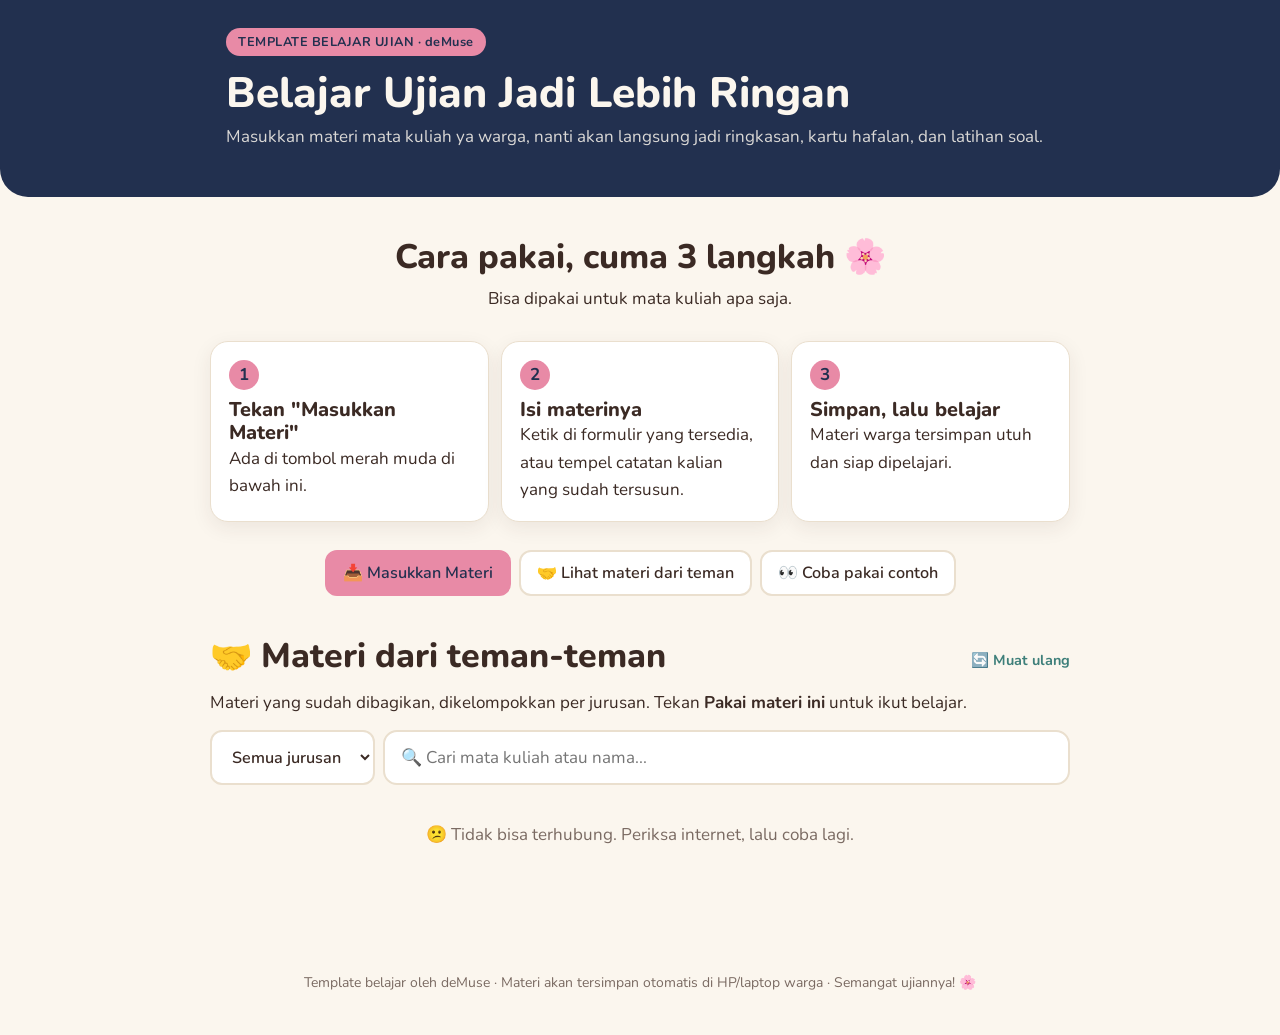
<file: index.html>
<!DOCTYPE html>
<html lang="id">
<head>
<meta charset="UTF-8">
<meta name="viewport" content="width=device-width, initial-scale=1.0">
<title>Belajar Ujian – deMuse</title>
<!-- Mengarahkan alamat utama ke halaman template -->
<meta http-equiv="refresh" content="0; url=template-belajar-ujian.html">
<link rel="canonical" href="template-belajar-ujian.html">
<script>location.replace("template-belajar-ujian.html" + location.search + location.hash);</script>
</head>
<body style="font-family:sans-serif;background:#fbf6ee;color:#3b2a24;text-align:center;padding:40px 16px">
  <p>Membuka halaman belajar… Kalau tidak terbuka otomatis, <a href="template-belajar-ujian.html">tekan di sini</a>.</p>
</body>
</html>
</file>
<file: belajar-ujian.css>
/* ============================================================
   STYLE TEMPLATE BELAJAR UJIAN — deMuse
   Dipakai oleh template-belajar-ujian.html
   ============================================================ */

:root {
  --espresso: #3b2a24;
  --cream: #fbf6ee;
  --peony: #e88aa6;
  --navy: #22304f;
  --ming: #3e7f7a;
  --white: #ffffff;
  --line: #eadfce;
  --soft: #f4ebdd;
  --muted: #7a6a62;
  --good: #3e7f7a;
  --bad: #c4566f;
  --radius: 18px;
  --shadow: 0 6px 20px rgba(59, 42, 36, 0.08);
}

* { box-sizing: border-box; margin: 0; padding: 0; }
html { font-size: 17px; }
body { font-family: "Nunito", sans-serif; background: var(--cream); color: var(--espresso); line-height: 1.6; }
h1, h2, h3 { font-family: "Nunito", sans-serif; font-weight: 800; line-height: 1.2; }
.wrap { max-width: 860px; margin: 0 auto; padding: 0 16px; }
.hidden { display: none !important; }

/* ===== HEADER ===== */
header { background: var(--navy); color: var(--cream); padding: 28px 0; border-radius: 0 0 28px 28px; }
.badge { display: inline-block; background: var(--peony); color: var(--navy); font-weight: 700; font-size: 0.75rem; padding: 4px 12px; border-radius: 999px; letter-spacing: 0.04em; }
header h1 { font-size: clamp(1.7rem, 5vw, 2.5rem); margin: 12px 0 4px; }
header p { opacity: 0.85; }

.subject-bar { display: flex; gap: 8px; flex-wrap: wrap; margin-top: 18px; }
.subject-bar select { flex: 1 1 200px; background: rgba(255,255,255,0.12); color: var(--cream); border-color: rgba(255,255,255,0.25); }
.subject-bar select option { color: var(--espresso); }
.subject-bar .btn { background: rgba(255,255,255,0.12); color: var(--cream); border-color: rgba(255,255,255,0.25); }
.subject-bar .btn.pink { background: var(--peony); color: var(--navy); border-color: var(--peony); }

.countdown { display: flex; gap: 10px; margin-top: 18px; flex-wrap: wrap; }
.countdown div { background: rgba(255,255,255,0.1); border-radius: 14px; padding: 10px 14px; min-width: 72px; text-align: center; }
.countdown strong { display: block; font-family: "Nunito"; font-size: 1.5rem; }
.countdown span { font-size: 0.75rem; opacity: 0.8; }

.progress-top { margin-top: 18px; font-size: 0.85rem; }
.bar { height: 10px; background: rgba(255,255,255,0.15); border-radius: 99px; overflow: hidden; margin-top: 6px; }
.bar > i { display: block; height: 100%; width: 0; background: var(--peony); transition: width 0.4s; }

/* ===== TABS ===== */
nav.tabs { position: sticky; top: 0; z-index: 10; background: var(--cream); padding: 14px 0; }
.tab-list { display: flex; gap: 8px; overflow-x: auto; scrollbar-width: none; }
.tab-list::-webkit-scrollbar { display: none; }
.tab-btn { flex-shrink: 0; border: 2px solid var(--line); background: var(--white); color: var(--espresso); font: 600 0.9rem "Nunito"; padding: 9px 16px; border-radius: 999px; cursor: pointer; }
.tab-btn.active { background: var(--espresso); color: var(--cream); border-color: var(--espresso); }
section.panel { display: none; padding-bottom: 60px; }
section.panel.active { display: block; }

/* ===== UMUM ===== */
.card { background: var(--white); border: 1px solid var(--line); border-radius: var(--radius); box-shadow: var(--shadow); padding: 20px; margin-bottom: 16px; }
.note { background: var(--soft); border-left: 4px solid var(--peony); padding: 12px 16px; border-radius: 10px; margin-bottom: 16px; font-size: 0.92rem; }
.search { width: 100%; padding: 12px 16px; border: 2px solid var(--line); border-radius: 14px; font: inherit; margin-bottom: 16px; background: var(--white); }
.search:focus { outline: none; border-color: var(--ming); }
select, .btn { font: 600 0.9rem "Nunito"; padding: 10px 16px; border-radius: 12px; border: 2px solid var(--line); background: var(--white); color: var(--espresso); cursor: pointer; }
.btn.primary { background: var(--ming); border-color: var(--ming); color: var(--white); }
.btn.pink { background: var(--peony); border-color: var(--peony); color: var(--navy); }
.btn:disabled { opacity: 0.5; cursor: not-allowed; }
.row { display: flex; gap: 8px; flex-wrap: wrap; }

/* ===== WELCOME ===== */
.welcome { text-align: center; padding: 40px 0 60px; }
.welcome h2 { font-size: clamp(1.5rem, 5vw, 2rem); margin-bottom: 8px; }
.steps { display: grid; gap: 12px; margin: 28px 0; text-align: left; }
@media (min-width: 640px) { .steps { grid-template-columns: repeat(3, 1fr); } }
.step { background: var(--white); border: 1px solid var(--line); border-radius: var(--radius); padding: 18px; box-shadow: var(--shadow); }
.step b { display: inline-grid; place-items: center; width: 30px; height: 30px; border-radius: 50%; background: var(--peony); color: var(--navy); margin-bottom: 8px; }
.welcome .row { justify-content: center; }

/* ===== RINGKASAN ===== */
details.modul { padding: 0; overflow: hidden; }
details.modul summary { list-style: none; cursor: pointer; padding: 18px 20px; display: flex; justify-content: space-between; align-items: center; gap: 12px; }
details.modul summary::-webkit-details-marker { display: none; }
details.modul summary h3 { font-size: 1.1rem; }
details.modul summary .num { color: var(--ming); font-weight: 700; font-size: 0.8rem; display: block; }
details.modul summary::after { content: "+"; font-size: 1.5rem; color: var(--peony); font-weight: 700; }
details.modul[open] summary::after { content: "–"; }
.modul-body { padding: 0 20px 20px; }
.modul-body h4 { margin: 16px 0 8px; color: var(--navy); font-size: 0.95rem; }
.modul-body ul { padding-left: 20px; }
.modul-body li { margin-bottom: 6px; }
.istilah-grid { display: grid; gap: 8px; }
.istilah-item { background: var(--soft); border-radius: 12px; padding: 10px 14px; font-size: 0.92rem; }
.istilah-item b { color: var(--ming); }
mark { background: #ffe1ea; color: inherit; border-radius: 4px; padding: 0 2px; }

/* ===== FLASHCARD ===== */
.fc-controls { display: flex; gap: 8px; flex-wrap: wrap; margin-bottom: 16px; }
.flashcard { perspective: 1000px; height: 260px; cursor: pointer; margin-bottom: 14px; }
.fc-inner { position: relative; width: 100%; height: 100%; transition: transform 0.5s; transform-style: preserve-3d; }
.flashcard.flipped .fc-inner { transform: rotateY(180deg); }
.fc-face { position: absolute; inset: 0; backface-visibility: hidden; border-radius: 22px; display: flex; flex-direction: column; align-items: center; justify-content: center; padding: 24px; text-align: center; box-shadow: var(--shadow); }
.fc-front { background: var(--navy); color: var(--cream); }
.fc-front h2 { font-size: clamp(1.4rem, 5vw, 2rem); }
.fc-back { background: var(--white); border: 2px solid var(--peony); transform: rotateY(180deg); overflow-y: auto; }
.fc-hint { font-size: 0.78rem; opacity: 0.7; margin-top: 12px; }
.fc-nav { display: flex; justify-content: space-between; align-items: center; gap: 8px; }

/* ===== KUIS & ESAI ===== */
.q-card .q-meta { font-size: 0.78rem; color: var(--ming); font-weight: 700; }
.q-card .q-text { font-weight: 600; margin: 6px 0 12px; }
.opt { display: block; width: 100%; text-align: left; padding: 11px 14px; margin-bottom: 8px; border: 2px solid var(--line); border-radius: 12px; background: var(--white); font: inherit; color: inherit; cursor: pointer; }
.opt:hover:not(:disabled) { border-color: var(--ming); }
.opt.correct { border-color: var(--good); background: #e5f2f0; }
.opt.wrong { border-color: var(--bad); background: #fbe7ec; }
.opt:disabled { cursor: default; }
.explain { display: none; margin-top: 8px; font-size: 0.9rem; background: var(--soft); padding: 10px 14px; border-radius: 12px; }
.explain.show { display: block; }
.score-box { position: sticky; bottom: 12px; background: var(--espresso); color: var(--cream); border-radius: 16px; padding: 12px 18px; display: flex; justify-content: space-between; align-items: center; gap: 10px; flex-wrap: wrap; }
.esai-answer { display: none; margin-top: 10px; padding: 12px 14px; background: var(--soft); border-radius: 12px; font-size: 0.92rem; }
.esai-answer.show { display: block; }
textarea { width: 100%; min-height: 90px; border: 2px solid var(--line); border-radius: 12px; padding: 10px 12px; font: inherit; resize: vertical; margin-bottom: 8px; background: var(--white); color: var(--espresso); }
textarea:focus { outline: none; border-color: var(--ming); }

/* ===== CHECKLIST ===== */
.check-row { display: flex; justify-content: space-between; align-items: center; gap: 12px; padding: 12px 0; border-bottom: 1px dashed var(--line); flex-wrap: wrap; }
.check-row:last-child { border-bottom: 0; }
.check-opts { display: flex; gap: 12px; flex-wrap: wrap; font-size: 0.88rem; }
.check-opts label { display: flex; align-items: center; gap: 6px; cursor: pointer; }
input[type="checkbox"] { width: 18px; height: 18px; accent-color: var(--ming); }

/* ===== MODAL MASUKKAN MATERI ===== */
.modal { position: fixed; inset: 0; z-index: 50; background: rgba(34, 48, 79, 0.55); display: flex; align-items: flex-start; justify-content: center; padding: 24px 16px; overflow-y: auto; }
.modal-box { background: var(--cream); border-radius: 22px; width: 100%; max-width: 640px; padding: 24px 20px; box-shadow: 0 20px 50px rgba(0,0,0,0.25); }
.modal-box h2 { margin-bottom: 4px; }
.modal-step { margin-top: 20px; }
.modal-step h3 { font-size: 1rem; margin-bottom: 6px; color: var(--navy); }
.modal-step p { font-size: 0.9rem; color: var(--muted); margin-bottom: 8px; }
#promptText { min-height: 120px; font-size: 0.82rem; background: var(--soft); }
.dropzone { border: 2.5px dashed var(--peony); border-radius: 16px; background: var(--white); padding: 26px 16px; text-align: center; cursor: pointer; transition: background 0.2s; }
.dropzone.over { background: #ffe8ef; }
.dropzone strong { display: block; font-size: 1.05rem; }
.dropzone small { color: var(--muted); }
.or { text-align: center; font-size: 0.8rem; color: var(--muted); margin: 10px 0; }
.msg { font-size: 0.88rem; margin-top: 8px; padding: 10px 14px; border-radius: 12px; }
.msg.err { background: #fbe7ec; color: var(--bad); }
.msg.ok { background: #e5f2f0; color: var(--good); }
.modal-actions { display: flex; justify-content: flex-end; gap: 8px; margin-top: 20px; flex-wrap: wrap; }

.toast { position: fixed; left: 50%; bottom: 24px; transform: translateX(-50%); background: var(--espresso); color: var(--cream); padding: 10px 18px; border-radius: 999px; font-size: 0.88rem; z-index: 60; opacity: 0; transition: opacity 0.3s; pointer-events: none; }
.toast.show { opacity: 1; }

footer { text-align: center; font-size: 0.82rem; color: var(--muted); padding: 24px 16px 40px; }

@media print {
  nav.tabs, .score-box, .btn, .search, .fc-controls, .subject-bar, #flashcard, #kuis, #esai { display: none !important; }
  section.panel { display: block !important; }
  details.modul { break-inside: avoid; }
}

/* ===== UKURAN LEBIH BESAR, RAMAH ORANG TUA ===== */
.btn, select { min-height: 46px; font-size: 0.95rem; }
.btn.big { width: 100%; padding: 14px 18px; font-size: 1.05rem; }
.tab-btn { padding: 11px 18px; font-size: 0.95rem; }
.modal-step p { font-size: 0.95rem; color: var(--espresso); }
.other-way summary { cursor: pointer; font-weight: 600; color: var(--ming); padding: 6px 0; }
.other-way .dropzone { margin-top: 10px; }

/* ===== FITUR BERBAGI ===== */
.needs-api.api-off { display: none !important; }
.subject-bar { flex-direction: column; }
.subject-bar select { width: 100%; flex: none; }
.row.center { justify-content: center; }
.muted { color: var(--muted); font-size: 0.92rem; }
.tip { font-size: 0.88rem; background: var(--soft); border-radius: 12px; padding: 10px 14px; margin-top: 10px; color: var(--espresso); }
.summary { font-weight: 600; margin: 8px 0 12px; }

.modal-box.small { max-width: 520px; }
.modal { z-index: 50; }
#destModal { z-index: 55; }

.field { display: block; margin-top: 16px; font-weight: 600; color: var(--navy); }
.field small { display: block; font-weight: 400; color: var(--muted); margin-top: 2px; }
.field input[type="text"], .field input[type="number"], .field input[type="date"], .field select, .field textarea { display: block; width: 100%; margin-top: 6px; font-weight: 400; }
input[type="text"] { padding: 11px 14px; border: 2px solid var(--line); border-radius: 12px; font: inherit; background: var(--white); color: var(--espresso); }
input[type="text"]:focus { outline: none; border-color: var(--ming); }
.search.inline { flex: 1 1 200px; width: auto; margin-bottom: 0; }

.choice-list { display: grid; gap: 8px; margin-top: 8px; }
.choice { display: flex; align-items: flex-start; gap: 10px; background: var(--white); border: 2px solid var(--line); border-radius: 12px; padding: 11px 14px; cursor: pointer; font-weight: 500; color: var(--espresso); }
.choice:has(input:checked) { border-color: var(--ming); background: #eef6f5; }
.choice input { margin-top: 4px; width: 18px; height: 18px; accent-color: var(--ming); flex-shrink: 0; }
.choice small { display: block; color: var(--muted); font-weight: 400; }

.seg { display: flex; gap: 8px; flex-wrap: wrap; margin-top: 6px; }
.seg label { display: flex; align-items: center; gap: 8px; background: var(--white); border: 2px solid var(--line); border-radius: 999px; padding: 8px 16px; cursor: pointer; font-weight: 500; color: var(--espresso); }
.seg label:has(input:checked) { border-color: var(--ming); background: #eef6f5; }
.seg input { accent-color: var(--ming); width: 18px; height: 18px; }

.opt-row { display: flex; align-items: center; gap: 10px; margin-top: 8px; }
.opt-row input[type="radio"] { width: 22px; height: 22px; accent-color: var(--good); flex-shrink: 0; }
.opt-row input[type="text"] { flex: 1; margin: 0; }

.by { display: inline-block; margin-left: 6px; background: #ffe8ef; color: var(--espresso); border-radius: 999px; padding: 1px 10px; font-size: 0.75rem; font-weight: 600; }
.link-btn { background: none; border: 0; color: var(--muted); font: inherit; font-size: 0.85rem; cursor: pointer; text-decoration: underline; padding: 6px 0 0; }
.link-btn:hover { color: var(--bad); }

.lib-card { background: var(--white); border: 1px solid var(--line); border-radius: var(--radius); padding: 16px; margin-bottom: 12px; box-shadow: var(--shadow); }
.lib-card h3 { font-size: 1.05rem; }
.lib-meta { font-size: 0.85rem; color: var(--muted); margin: 4px 0 8px; }
.lib-modules { font-size: 0.88rem; margin-bottom: 10px; }
.jur { display: inline-block; background: var(--navy); color: var(--cream); border-radius: 999px; padding: 2px 10px; font-size: 0.75rem; font-weight: 600; margin-bottom: 6px; }
.lib-card .row { align-items: center; }
.empty { text-align: center; color: var(--muted); padding: 24px 8px; }

.contoh-susunan { white-space: pre-wrap; font-family: "Nunito", sans-serif; font-size: 0.92rem; line-height: 1.6; background: var(--white); border: 1px solid var(--line); border-radius: 12px; padding: 12px 14px; margin: 8px 0; max-height: 260px; overflow-y: auto; color: var(--espresso); }

/* ===== FORMULIR ISI MATERI ===== */
.mode-tabs { display: grid; grid-template-columns: repeat(3, 1fr); gap: 8px; margin-top: 14px; }
.mode-btn { font: 600 0.95rem "Nunito"; padding: 12px; border-radius: 14px; border: 2px solid var(--line); background: var(--white); color: var(--espresso); cursor: pointer; min-height: 48px; }
.mode-btn.active { background: var(--navy); border-color: var(--navy); color: var(--cream); }
fieldset.group { border: 1px solid var(--line); border-radius: 16px; padding: 4px 14px 16px; margin-top: 16px; background: var(--white); }
fieldset.group legend { font-family: "Nunito", sans-serif; font-weight: 700; color: var(--navy); padding: 0 6px; }
fieldset.group legend small { font-family: "Nunito"; font-weight: 400; color: var(--muted); }
fieldset.group > .btn { margin-top: 10px; }
.two { display: grid; gap: 10px; }
@media (min-width: 560px) { .two { grid-template-columns: 1fr 2fr; } }
.form-row { background: var(--cream); border: 1px dashed var(--line); border-radius: 12px; padding: 10px 12px; margin-top: 10px; }
.form-row textarea { min-height: 70px; margin: 6px 0 4px; }
.form-row .two input { width: 100%; }
.row-head { display: flex; justify-content: space-between; align-items: center; color: var(--navy); }
.row-head .link-btn { padding: 0; }
.hint { display: block; color: var(--muted); font-size: 0.85rem; }
input[type="date"], input[type="number"] { padding: 11px 14px; border: 2px solid var(--line); border-radius: 12px; font: inherit; background: var(--white); color: var(--espresso); width: 100%; }
input[type="date"]:focus, input[type="number"]:focus { outline: none; border-color: var(--ming); }
#importMsg { margin-top: 14px; }

/* ===== APLIKASI (PWA) ===== */
.top-line { display: flex; justify-content: space-between; align-items: center; gap: 10px; flex-wrap: wrap; }
.install-btn { background: var(--cream); color: var(--navy); border-color: var(--cream); padding: 8px 14px; min-height: 40px; }
.ios-steps { padding-left: 22px; margin-top: 12px; display: grid; gap: 10px; }
.ios-icon { display: inline-grid; place-items: center; width: 26px; height: 26px; border: 2px solid var(--ming); border-radius: 6px; color: var(--ming); font-weight: 800; }
@media (display-mode: standalone) { header { padding-top: max(28px, env(safe-area-inset-top)); } }

/* ===== KOTAK PILIH FILE ===== */
.dropzone { display: flex; flex-direction: column; align-items: center; gap: 6px; margin-top: 12px; padding: 24px 16px; text-align: center; border: 2.5px dashed var(--peony); border-radius: 18px; background: var(--white); cursor: pointer; transition: background 0.2s, border-color 0.2s; }
.dropzone:hover, .dropzone.over { background: #ffe8ef; border-color: var(--ming); }
.dz-icon { font-size: 2.2rem; line-height: 1; }
.dropzone strong { font-size: 1.05rem; color: var(--navy); }
.dropzone small { color: var(--muted); font-size: 0.88rem; line-height: 1.5; }
.dz-btn { margin-top: 6px; pointer-events: none; }
.other-way summary { list-style-position: inside; }
.mode-btn { line-height: 1.25; padding: 10px 6px; }
.msg.ok { background: #e5f2f0; color: var(--good); }

/* ===== FORMAT TULISAN ===== */
.rich-tools { display: flex; flex-wrap: wrap; gap: 6px; margin-top: 8px; }
.rich-tools button { font: 600 0.85rem "Nunito", sans-serif; display: inline-flex; align-items: center; gap: 4px; min-height: 36px; padding: 4px 10px; border: 1.5px solid var(--line); border-radius: 10px; background: var(--white); color: var(--navy); cursor: pointer; }
.rich-tools button small { font-weight: 500; color: var(--muted); font-size: 0.78rem; }
.rich-tools button:hover { border-color: var(--ming); }
.rich-tools .lihat { margin-left: auto; color: var(--ming); }
.rich-tools + textarea { margin-top: 6px; }
.rich-preview { background: var(--white); border: 1.5px dashed var(--ming); border-radius: 12px; padding: 10px 14px; margin: 0 0 8px; font-size: 0.95rem; font-weight: 400; color: var(--espresso); }
.rich p { margin: 0 0 8px; }
.rich p:last-child { margin-bottom: 0; }
.rich .rhead { font-size: 1.05rem; font-weight: 800; color: var(--navy); margin: 14px 0 6px; }
.rich .rsub { font-size: 0.95rem; font-weight: 700; color: var(--ming); margin: 10px 0 4px; }
.rich > .rhead:first-child, .rich > .rsub:first-child { margin-top: 0; }
.rich ul { padding-left: 20px; margin: 0 0 6px; }
.rich li { margin-bottom: 6px; }
.fc-back strong, .fc-front strong { font-weight: 800; }

/* ===== SIMPAN OTOMATIS ===== */
.draft-note { margin-top: 12px; background: #fff6d9; border: 1px solid #f1dfa2; border-radius: 12px; padding: 10px 14px; font-size: 0.9rem; }
.draft-note .link-btn { padding: 0 0 0 6px; color: var(--ming); }
.modal-actions { align-items: center; }
.autosave { margin-right: auto; font-size: 0.85rem; font-weight: 600; color: var(--good); opacity: 0; transition: opacity 0.3s; }
.autosave.show { opacity: 1; }

/* ===== TEMPEL SEDERHANA & SOAL OTOMATIS ===== */
.steps-mini { margin-top: 14px; background: var(--white); border: 1px solid var(--line); border-radius: 14px; padding: 12px 14px; display: grid; gap: 6px; }
.steps-mini p { margin: 0; font-size: 0.95rem; }
.steps-mini b { color: var(--navy); }
.by.auto { background: #e5f2f0; color: var(--ming); }

/* ===== KOTAK TULISAN LANGSUNG JADI ===== */
.editor { width: 100%; min-height: 110px; margin: 6px 0 8px; padding: 10px 12px; border: 2px solid var(--line); border-radius: 12px; background: var(--white); color: var(--espresso); font: 400 1rem/1.6 "Nunito", sans-serif; text-align: left; cursor: text; white-space: pre-wrap; word-break: break-word; }
.editor.inline { min-height: 64px; }
.editor:focus { outline: none; border-color: var(--ming); }
.editor:empty::before { content: attr(data-placeholder); color: #a89a92; white-space: pre-line; pointer-events: none; }
.editor h2 { font-size: 1.15rem; font-weight: 800; color: var(--navy); margin: 6px 0 2px; }
.editor h3 { font-size: 1rem; font-weight: 700; color: var(--ming); margin: 4px 0 2px; }
.editor div, .editor p { margin: 0; }
.editor b, .editor strong { font-weight: 800; }
.form-row .editor { margin: 6px 0 4px; }
.rich-tools .fh { font-weight: 800; font-size: 1rem; color: var(--navy); }
.rich-tools .fh2 { font-weight: 700; font-size: 0.9rem; color: var(--ming); }
.rich-tools button[aria-pressed="true"] { background: var(--navy); border-color: var(--navy); color: var(--cream); }
.rich-tools button[aria-pressed="true"] small, .rich-tools button[aria-pressed="true"] span { color: var(--cream); }

/* ===== JUDUL MODUL + SUB-JUDUL ===== */
#fJudul { min-height: 0; height: 50px; resize: none; overflow: hidden; line-height: 1.5; padding: 11px 14px; margin-bottom: 4px; }
.two { align-items: start; }
.two .field small { margin-top: 0; }
details.modul summary .subjudul { display: block; font-size: 0.88rem; font-weight: 600; color: var(--muted); margin-top: 2px; }

/* ===== BERANDA & TOMBOL KEMBALI ===== */
.top-line { justify-content: flex-start; }
.top-line .install-btn { margin-left: auto; }
.back-btn { background: var(--cream); color: var(--navy); border-color: var(--cream); padding: 8px 14px; min-height: 42px; font-weight: 800; }
#subjectSelect { display: none; }
#courseList { margin-bottom: 28px; }
#courseList h2 { margin-bottom: 4px; }
.course-grid { display: grid; gap: 12px; margin-top: 18px; text-align: left; }
@media (min-width: 640px) { .course-grid { grid-template-columns: repeat(2, 1fr); } }
.course-card { display: flex; flex-direction: column; gap: 6px; width: 100%; text-align: left; font: inherit; color: var(--espresso); background: var(--white); border: 2px solid var(--line); border-radius: var(--radius); padding: 16px 18px; box-shadow: var(--shadow); cursor: pointer; transition: border-color 0.2s, transform 0.1s; }
.course-card:hover { border-color: var(--ming); }
.course-card:active { transform: scale(0.99); }
.cc-name { font-weight: 800; font-size: 1.1rem; color: var(--navy); }
.cc-meta { font-size: 0.88rem; color: var(--muted); }
.cc-meta b { color: var(--bad); font-weight: 700; }
.cc-bar { height: 8px; background: var(--soft); border-radius: 99px; overflow: hidden; margin-top: 4px; }
.cc-bar i { display: block; height: 100%; background: var(--peony); }
.cc-prog { display: flex; justify-content: space-between; font-size: 0.85rem; color: var(--muted); }
.cc-go { color: var(--ming); font-weight: 800; }
.center-link { text-align: center; margin-top: 16px; }
.modal-back { background: none; border: 0; font: 700 0.95rem "Nunito", sans-serif; color: var(--ming); cursor: pointer; padding: 4px 0; margin: -6px 0 6px; min-height: 36px; }
.modal-back:hover { color: var(--navy); }

/* ===== MATERI DARI TEMAN DI BERANDA ===== */
.bersama { margin-top: 40px; text-align: left; }
.bersama > p { margin: 4px 0 14px; }
.sec-head { display: flex; justify-content: space-between; align-items: center; gap: 10px; flex-wrap: wrap; }
.sec-head .link-btn { color: var(--ming); font-weight: 700; text-decoration: none; padding: 0; }
.b-filter { margin-bottom: 12px; }
.b-group { background: var(--white); border: 1px solid var(--line); border-radius: var(--radius); margin-bottom: 12px; box-shadow: var(--shadow); overflow: hidden; }
.b-group summary { list-style: none; cursor: pointer; display: flex; justify-content: space-between; align-items: center; gap: 10px; padding: 14px 18px; font-weight: 800; color: var(--navy); font-size: 1.02rem; }
.b-group summary::-webkit-details-marker { display: none; }
.b-group summary::after { content: "+"; color: var(--peony); font-size: 1.4rem; font-weight: 800; }
.b-group[open] summary::after { content: "–"; }
.b-count { margin-left: auto; font-size: 0.85rem; font-weight: 600; color: var(--muted); }
.b-grid { display: grid; gap: 10px; padding: 0 14px 14px; }
@media (min-width: 640px) { .b-grid { grid-template-columns: repeat(2, 1fr); } }
.b-grid .lib-card { margin: 0; box-shadow: none; background: var(--cream); }
.jur.saya { background: var(--peony); color: var(--navy); margin-right: 4px; }
.jur.ada { background: #e5f2f0; color: var(--ming); }
</file>
